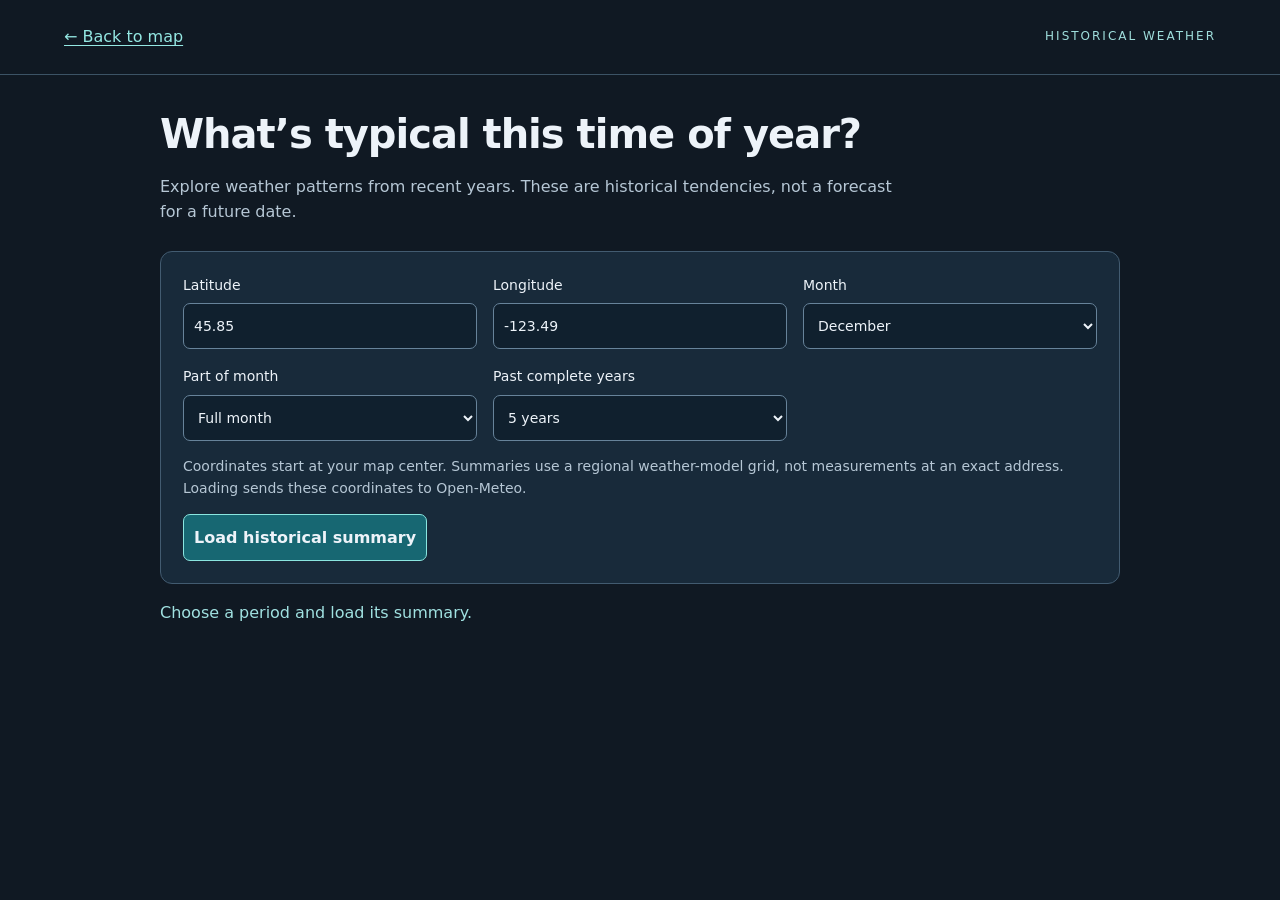
<file: climate.html>
<!doctype html><html lang="en"><head><meta charset="utf-8"><meta name="viewport" content="width=device-width,initial-scale=1,viewport-fit=cover"><title>Seasonal weather · Historical patterns</title><link rel="stylesheet" href="climate.css?v=2026-09-17-1"><meta name="theme-color" content="#101923"></head><body>
<header><a href="./" class="back">← Back to map</a><span>HISTORICAL WEATHER</span></header>
<main><h1>What’s typical this time of year?</h1><p class="intro">Explore weather patterns from recent years. These are historical tendencies, not a forecast for a future date.</p>
<form id="climateForm"><div class="fields"><label>Latitude<input id="climateLat" type="number" min="-90" max="90" step="any" required></label><label>Longitude<input id="climateLng" type="number" min="-180" max="180" step="any" required></label><label>Month<select id="climateMonth"></select></label><label>Part of month<select id="climatePart"><option value="all">Full month</option><option value="early">Early · 1–10</option><option value="middle">Middle · 11–20</option><option value="late">Late · 21–end</option></select></label><label>Past complete years<select id="climateYears"><option value="3">3 years</option><option value="5" selected>5 years</option><option value="10">10 years</option></select></label></div><p class="note">Coordinates start at your map center. Summaries use a regional weather-model grid, not measurements at an exact address. Loading sends these coordinates to Open-Meteo.</p><div class="actions"><button id="loadClimate" type="submit">Load historical summary</button><button id="cancelClimate" type="button" hidden>Cancel</button></div></form>
<p id="climateStatus" role="status">Choose a period and load its summary.</p>
<section id="climateResults" hidden aria-label="Historical weather results"><div class="result-heading"><h2 id="climatePeriod"></h2><span id="climateCache"></span></div><p id="climateLocation" class="note"></p>
<div class="metrics"><article><span>Wind speed</span><strong id="climateSpeed"></strong><small id="climateSpeedRange"></small></article><article><span>Temperature</span><strong id="climateTemp"></strong><small id="climateTempRange"></small></article><article><span>Relative humidity</span><strong id="climateHumidity"></strong><small>Mean of available hourly samples</small></article><article><span>Hours with precipitation</span><strong id="climateWet"></strong><small>At least 0.1 mm in the hour</small></article></div>
<h2>Where the wind came from</h2><p class="note">Direction frequency across valid hourly samples. The bars include calm hours in their denominator; calm means wind below 0.5 m/s.</p><div id="climateDirections" class="directions"></div><p id="climateCalm"></p><p id="climateCoverage" class="note"></p>
<details><summary>How this summary is calculated</summary><p>Each selected period is requested for the last complete calendar years, using the same ERA5 reanalysis model. Hourly samples are pooled. Temperature and speed ranges show the 10th–90th percentiles, not extreme limits or confidence intervals. Null samples are excluded, never treated as zero. Percentages describe this sample only.</p><p>ERA5 combines observations with a weather model on an approximately 25 km grid. Valleys, ridges and local gusts can differ substantially. A short sample is not a standard 30-year climate normal. No transport or dispersion calculation is performed.</p><p id="climateFetched"></p><a href="https://open-meteo.com/en/docs/historical-weather-api" target="_blank" rel="noopener">Open-Meteo historical API documentation</a></details>
</section></main><script src="app/climate-data.js?v=2026-09-17-1"></script><script src="app/climate-ui.js?v=2026-09-17-1"></script></body></html>
</file>
<file: climate.css>
:root{color-scheme:dark;font-family:system-ui,sans-serif;background:#101923;color:#edf3f9}*{box-sizing:border-box}body{margin:0;font-size:16px;line-height:1.6}header{display:flex;justify-content:space-between;align-items:center;gap:16px;padding:16px max(20px,5vw);border-bottom:1px solid #3c5365;flex-wrap:wrap}header span{font-size:12px;letter-spacing:2px;color:#9fdedc}a{color:#94e8e3;text-underline-offset:3px}.back{padding:8px 0}main{max-width:1000px;margin:auto;padding:24px 20px 60px}h1{font-size:clamp(28px,4vw,40px);line-height:1.18;letter-spacing:-1px;max-width:750px;margin:12px 0}h2{font-size:22px;line-height:1.35;margin:26px 0 12px}.intro,.note,small{color:#b6c7d5}.note{font-size:14px}.intro{max-width:740px}.fields{display:grid;grid-template-columns:repeat(3,minmax(0,1fr));gap:16px}form{padding:22px;background:#182a3a;border:1px solid #425b70;border-radius:12px;margin-top:26px}label{display:flex;flex-direction:column;gap:7px;font-size:14px}input,select,button{font:inherit;color:inherit;background:#10202e;border:1px solid #67839a;border-radius:7px;padding:10px;min-height:46px;width:100%}button{width:auto;cursor:pointer;background:#176772;border-color:#8ae6e0;font-weight:650}button:disabled{opacity:.6}#cancelClimate{background:#263e52;border-color:#7995a9}.actions{display:flex;gap:12px;flex-wrap:wrap}button:focus-visible,input:focus-visible,select:focus-visible,summary:focus-visible{outline:3px solid #9ae9e4;outline-offset:3px}.metrics{display:grid;grid-template-columns:repeat(2,minmax(0,1fr));border-top:1px solid #405970;border-left:1px solid #405970}.metrics article{padding:20px;border-bottom:1px solid #405970;border-right:1px solid #405970;display:flex;flex-direction:column;gap:5px}.metrics span{font-size:14px;color:#bed0df}.metrics strong{font-size:30px;letter-spacing:-.5px}.metrics small{font-size:13px}.directions{display:grid;gap:12px}.direction{display:grid;grid-template-columns:32px 1fr 65px;gap:12px;align-items:center;font-size:14px}.track{height:16px;background:#263f53;border-radius:4px;overflow:hidden}.bar{height:100%;background:#61c8ce}.direction output{text-align:right}#climateCache{font-size:13px;color:#9bdddb}details{margin-top:26px;padding:18px;background:#172a3a;border-radius:10px;font-size:14px}summary{font-size:16px;cursor:pointer}#climateStatus{min-height:26px;color:#a0e1e1}#climateStatus.error{color:#ffb4b4}[hidden]{display:none!important}@media(max-width:600px){.fields{grid-template-columns:1fr 1fr}main{padding:18px 16px 44px}form{padding:16px}.metrics article{padding:14px}.metrics strong{font-size:25px}header{padding:10px 16px}.actions button{flex:1}.result-heading h2{font-size:20px}}
</file>
